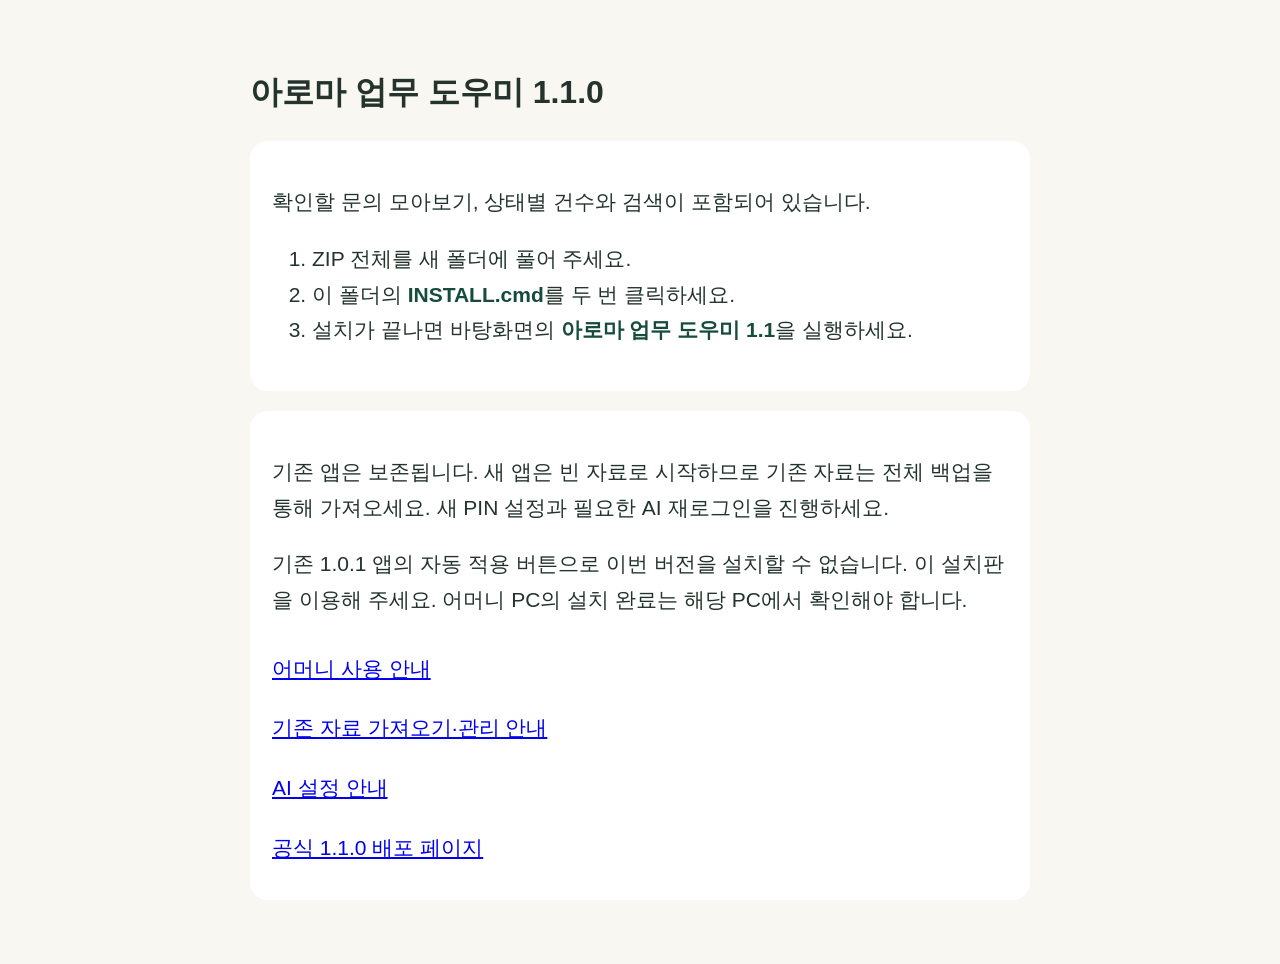
<file: START_HERE.html>
<!doctype html><html lang="ko"><head><meta charset="utf-8"><meta name="viewport" content="width=device-width,initial-scale=1"><title>아로마 업무 도우미 1.1.0 시작</title><style>body{font:21px/1.7 sans-serif;max-width:780px;margin:20px auto;padding:24px;background:#f8f7f2;color:#24342d}h1{font-size:32px}a{display:block;padding:12px 0}strong{color:#164c3c}.card{background:white;border-radius:18px;padding:22px;margin:20px 0}</style></head><body><h1>아로마 업무 도우미 1.1.0</h1><div class="card"><p>확인할 문의 모아보기, 상태별 건수와 검색이 포함되어 있습니다.</p><ol><li>ZIP 전체를 새 폴더에 풀어 주세요.</li><li>이 폴더의 <strong>INSTALL.cmd</strong>를 두 번 클릭하세요.</li><li>설치가 끝나면 바탕화면의 <strong>아로마 업무 도우미 1.1</strong>을 실행하세요.</li></ol></div><div class="card"><p>기존 앱은 보존됩니다. 새 앱은 빈 자료로 시작하므로 기존 자료는 전체 백업을 통해 가져오세요. 새 PIN 설정과 필요한 AI 재로그인을 진행하세요.</p><p>기존 1.0.1 앱의 자동 적용 버튼으로 이번 버전을 설치할 수 없습니다. 이 설치판을 이용해 주세요. 어머니 PC의 설치 완료는 해당 PC에서 확인해야 합니다.</p><a href="aroma_app/MOTHER_GUIDE.html">어머니 사용 안내</a><a href="aroma_app/SON_GUIDE.md">기존 자료 가져오기·관리 안내</a><a href="aroma_app/SETUP_GUIDE.md">AI 설정 안내</a><a href="https://github.com/hdw727-code/healing-aroma-updates/releases/tag/v1.1.0" rel="noopener noreferrer">공식 1.1.0 배포 페이지</a></div></body></html>
</file>
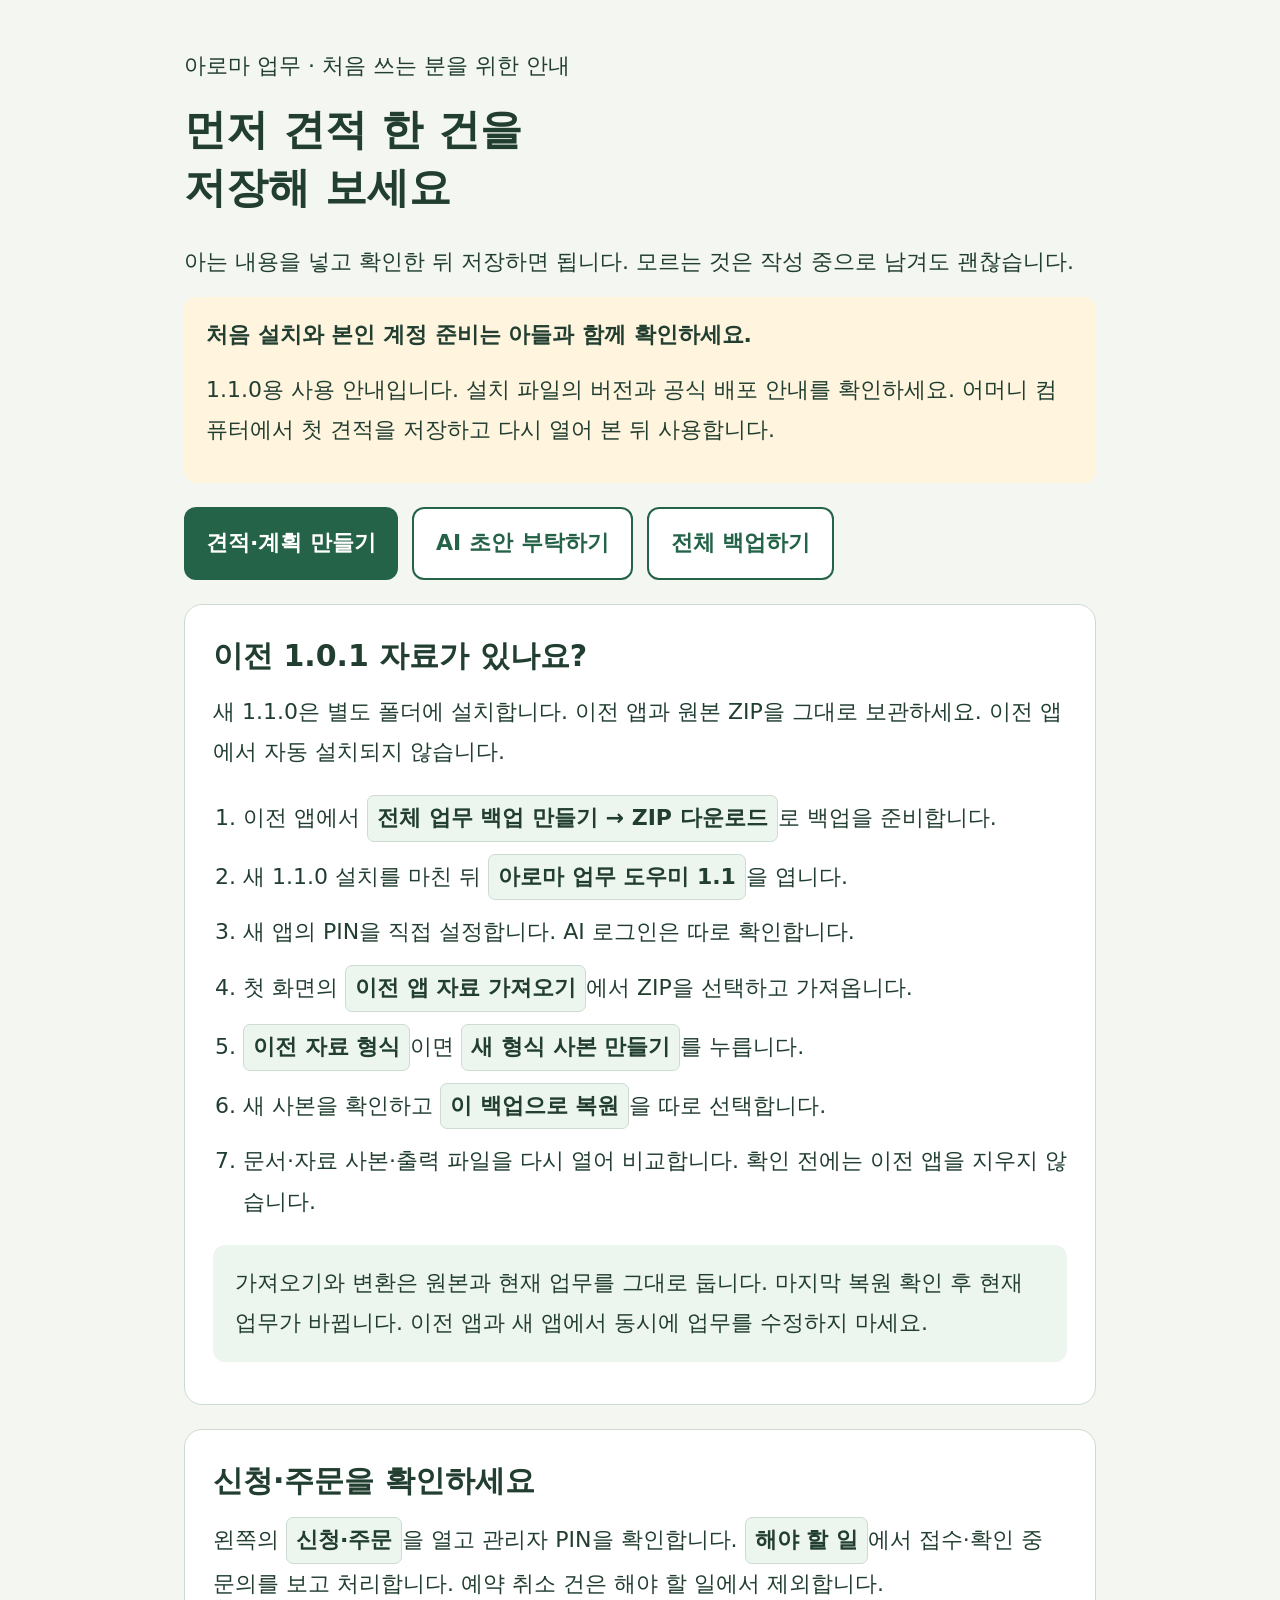
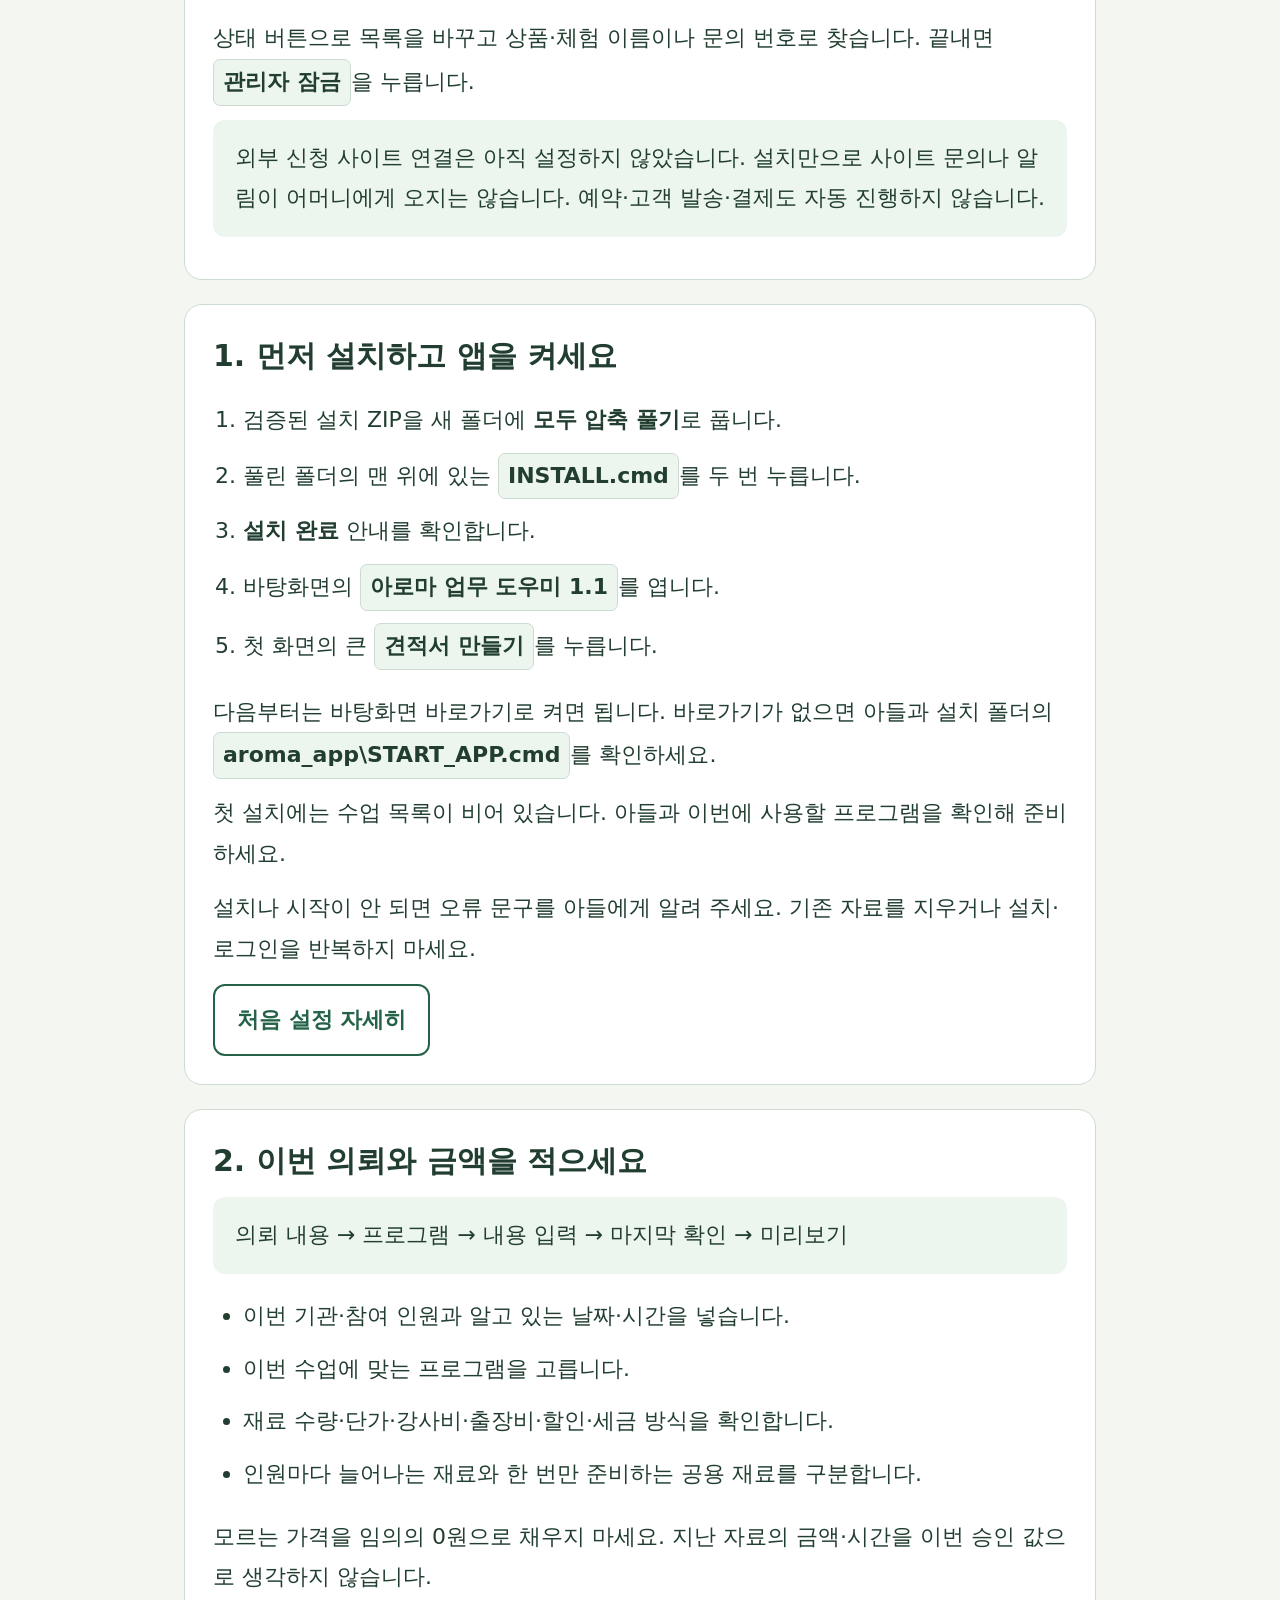
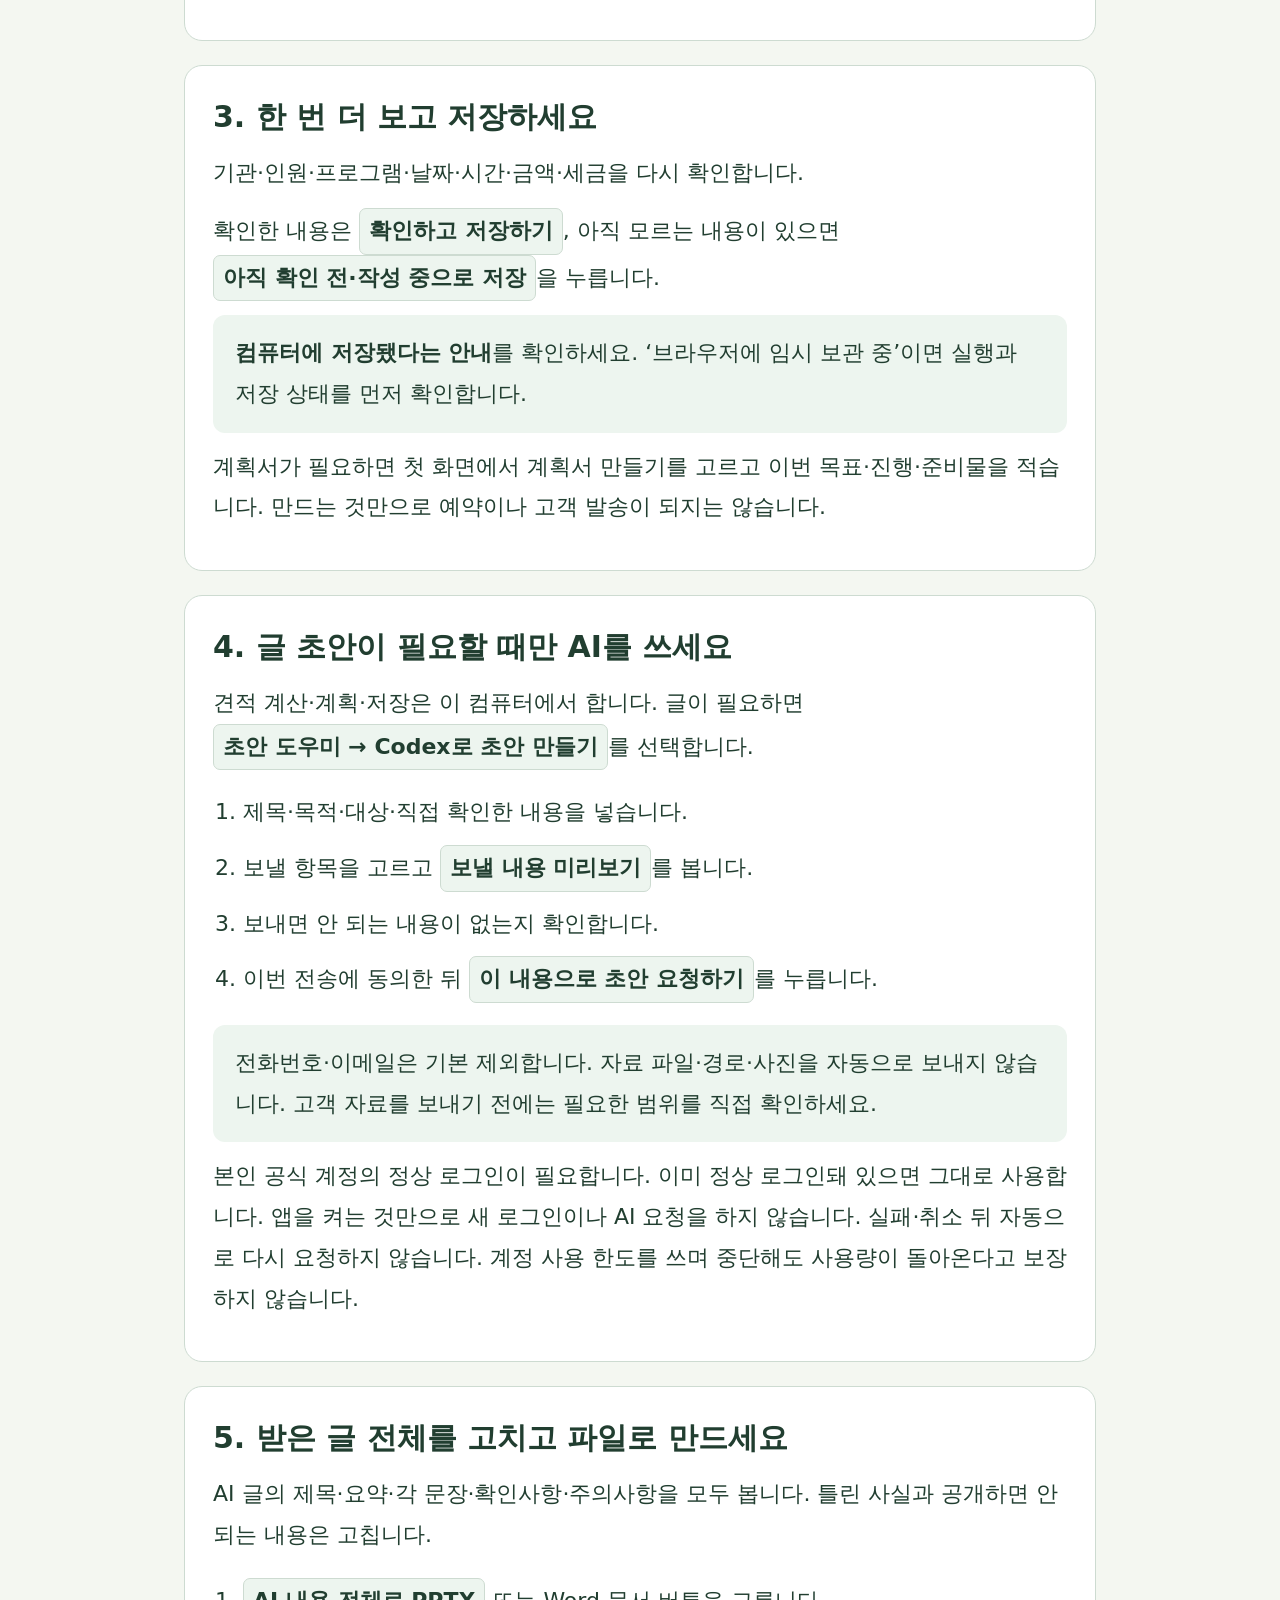
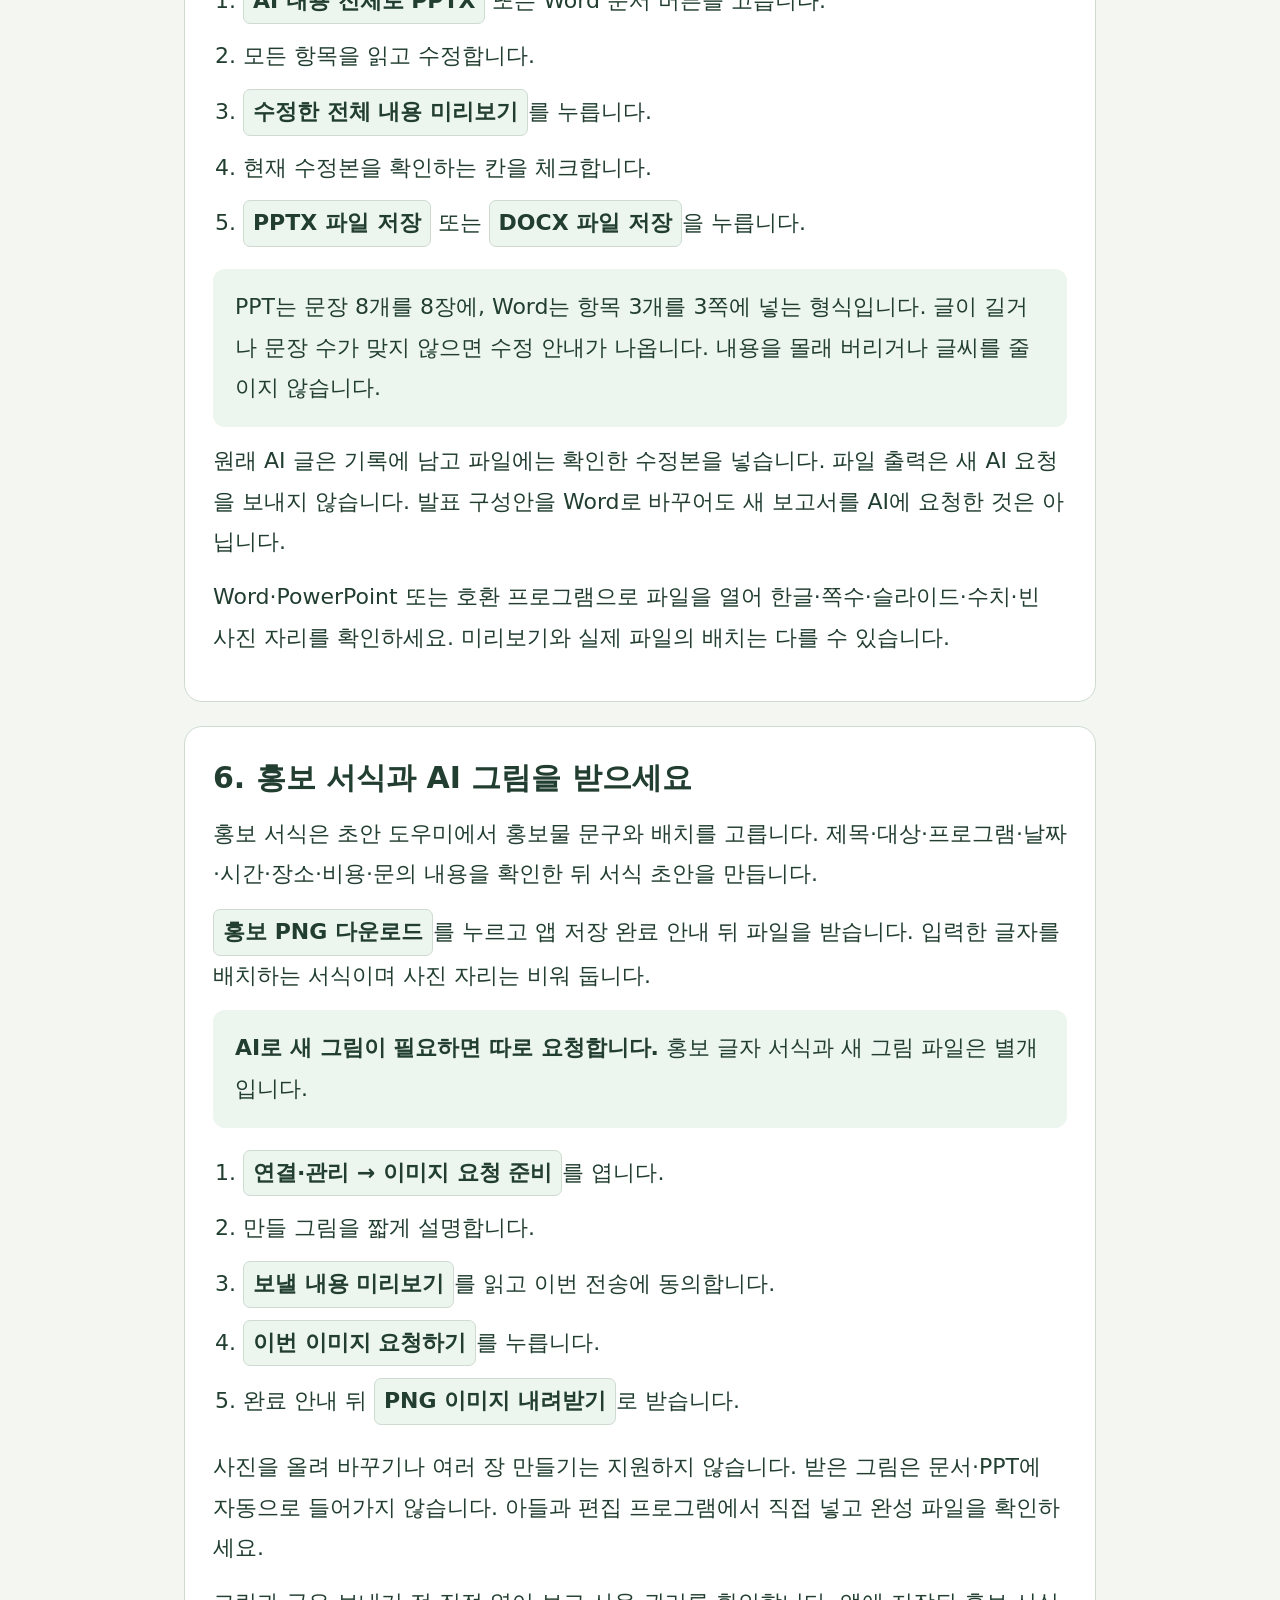
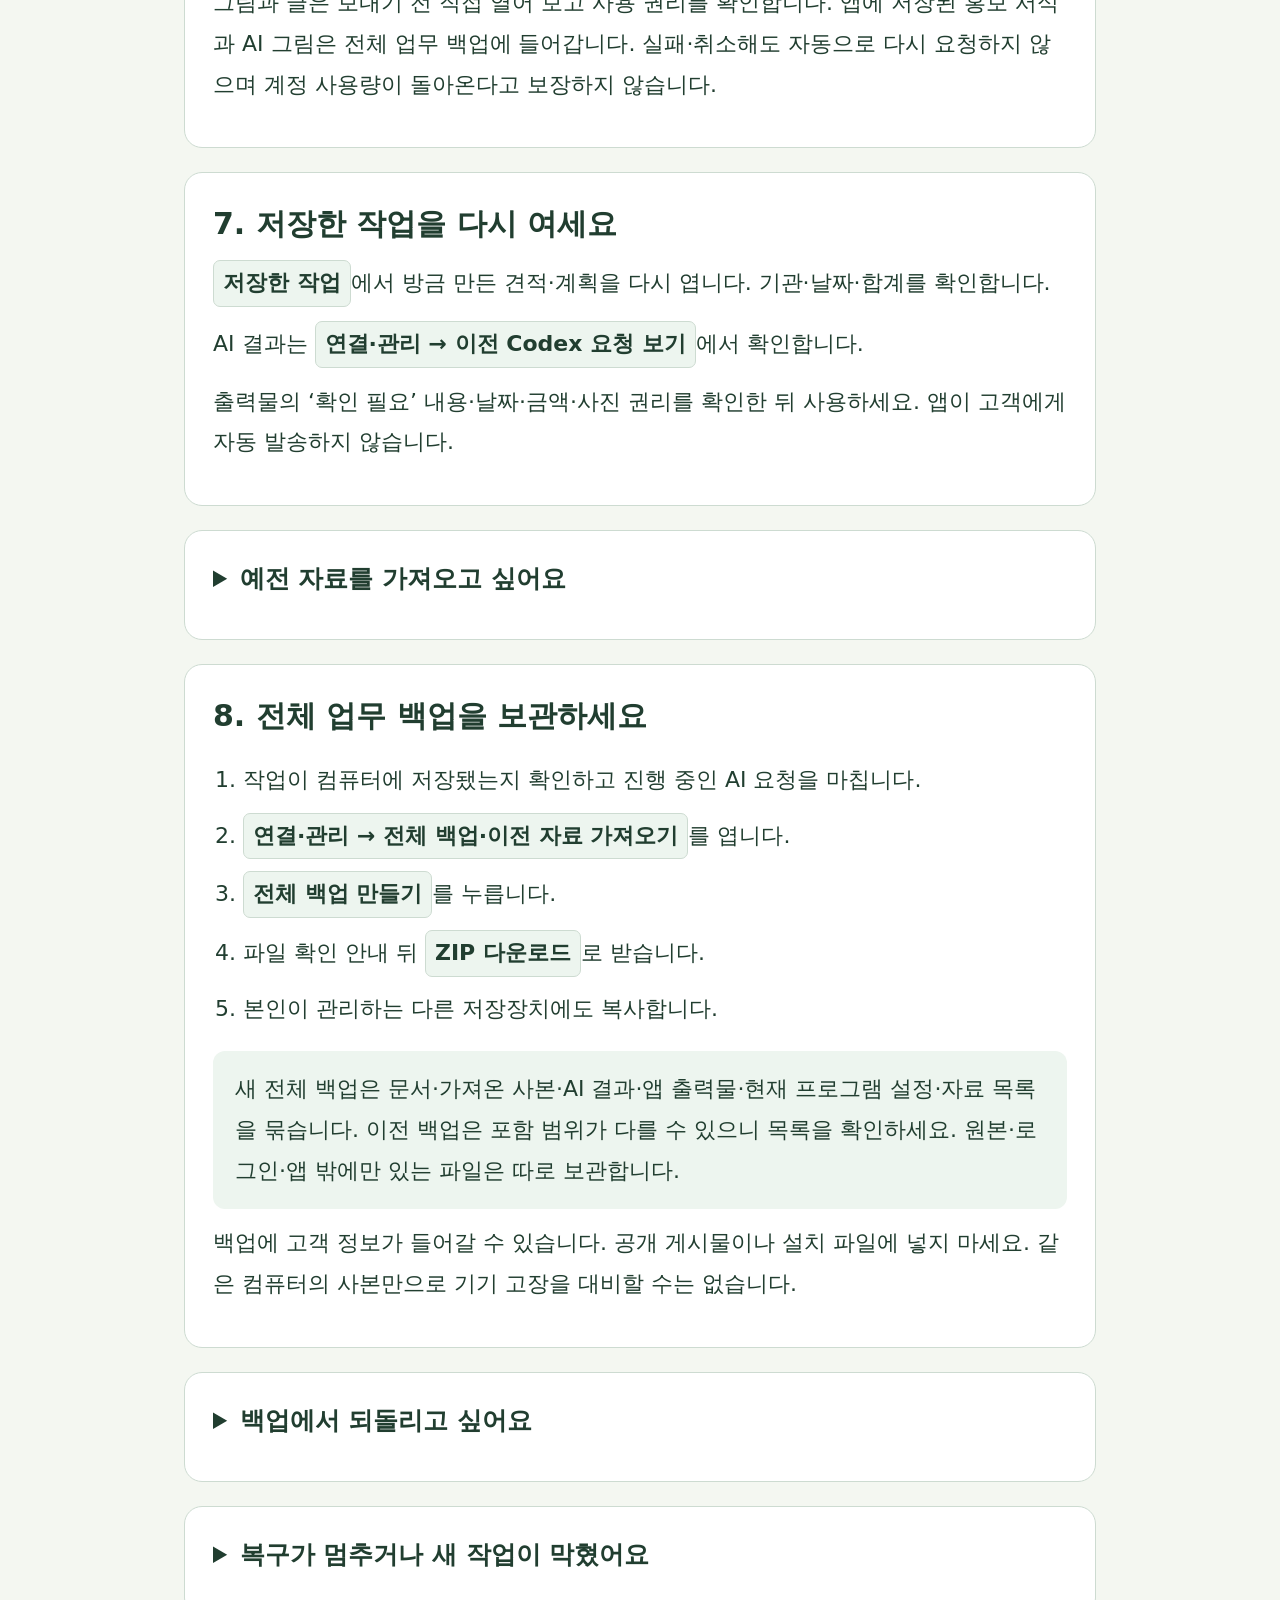
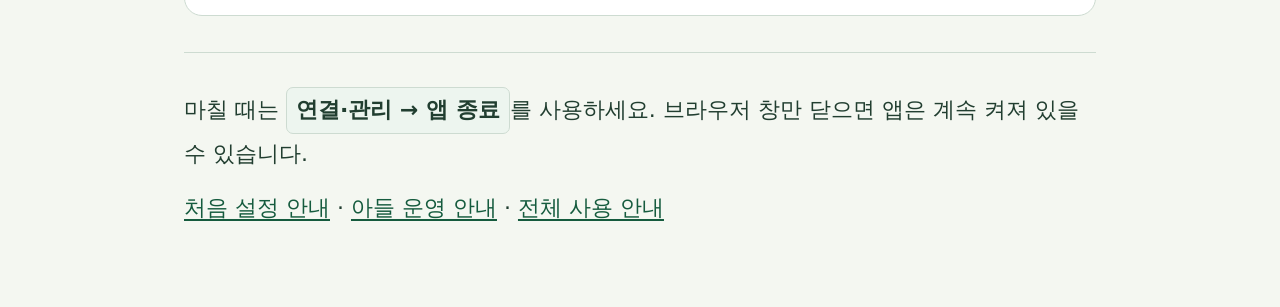
<file: aroma_app/MOTHER_GUIDE.html>
<!doctype html>
<html lang="ko"><head><meta charset="utf-8"><meta name="viewport" content="width=device-width,initial-scale=1"><title>아로마 업무 · 1.1.0 어머니 사용 안내</title>
<style>
:root{color-scheme:light;--ink:#213e30;--green:#246348;--line:#cddbd1;--soft:#edf5ef;--warm:#fff5df}*{box-sizing:border-box}body{margin:0;background:#f4f7f1;color:var(--ink);font:22px/1.85 "Malgun Gothic",system-ui,sans-serif}main{max-width:960px;margin:auto;padding:32px 24px 64px}h1{font-size:42px;line-height:1.4;margin:12px 0 24px}h2{font-size:30px;line-height:1.5;margin:0 0 14px}p,li{overflow-wrap:anywhere}p{margin:14px 0}li{margin:12px 0}ul,ol{padding-left:30px}a{color:#155b3e;text-underline-offset:4px;overflow-wrap:anywhere}.actions{display:flex;flex-wrap:wrap;gap:14px;margin:24px 0}.button{display:inline-flex;align-items:center;justify-content:center;min-height:58px;padding:14px 22px;background:var(--green);color:white;border-radius:12px;text-decoration:none;font-weight:700}.button.secondary{background:white;color:var(--green);border:2px solid var(--green)}section,details{border:1px solid var(--line);background:white;border-radius:18px;padding:28px;margin:24px 0;scroll-margin-top:20px}.note{padding:18px 22px;border-radius:12px;background:var(--soft)}.pending{background:var(--warm)}.label{display:inline-block;padding:2px 9px;border-radius:7px;border:1px solid var(--line);background:var(--soft);font-weight:700}summary{font-size:25px;font-weight:700;line-height:1.6;cursor:pointer;min-height:52px}a:focus-visible,summary:focus-visible{outline:4px solid #cb9220;outline-offset:4px}footer{border-top:1px solid var(--line);margin-top:36px;padding-top:20px}@media(max-width:600px){main{padding:24px 16px 48px}h1{font-size:34px}h2{font-size:28px}section,details{padding:22px 18px}.button{width:100%}}@media print{body{background:white;font-size:16pt}main{padding:0;max-width:none}.actions{display:none}section,details{break-inside:avoid;border-radius:0}h1{font-size:28pt}h2{font-size:21pt}}
</style></head><body><main>
<p>아로마 업무 · 처음 쓰는 분을 위한 안내</p><h1>먼저 견적 한 건을<br>저장해 보세요</h1><p>아는 내용을 넣고 확인한 뒤 저장하면 됩니다. 모르는 것은 작성 중으로 남겨도 괜찮습니다.</p>
<div class="note pending" id="release-status"><strong>처음 설치와 본인 계정 준비는 아들과 함께 확인하세요.</strong><p>1.1.0용 사용 안내입니다. 설치 파일의 버전과 공식 배포 안내를 확인하세요. 어머니 컴퓨터에서 첫 견적을 저장하고 다시 열어 본 뒤 사용합니다.</p></div>
<nav class="actions" aria-label="사용 순서"><a class="button" href="#first">견적·계획 만들기</a><a class="button secondary" href="#ai">AI 초안 부탁하기</a><a class="button secondary" href="#backup">전체 백업하기</a></nav>

<section id="migration"><h2>이전 1.0.1 자료가 있나요?</h2><p>새 1.1.0은 별도 폴더에 설치합니다. 이전 앱과 원본 ZIP을 그대로 보관하세요. 이전 앱에서 자동 설치되지 않습니다.</p><ol><li>이전 앱에서 <span class="label">전체 업무 백업 만들기 → ZIP 다운로드</span>로 백업을 준비합니다.</li><li>새 1.1.0 설치를 마친 뒤 <span class="label">아로마 업무 도우미 1.1</span>을 엽니다.</li><li>새 앱의 PIN을 직접 설정합니다. AI 로그인은 따로 확인합니다.</li><li>첫 화면의 <span class="label">이전 앱 자료 가져오기</span>에서 ZIP을 선택하고 가져옵니다.</li><li><span class="label">이전 자료 형식</span>이면 <span class="label">새 형식 사본 만들기</span>를 누릅니다.</li><li>새 사본을 확인하고 <span class="label">이 백업으로 복원</span>을 따로 선택합니다.</li><li>문서·자료 사본·출력 파일을 다시 열어 비교합니다. 확인 전에는 이전 앱을 지우지 않습니다.</li></ol><p class="note">가져오기와 변환은 원본과 현재 업무를 그대로 둡니다. 마지막 복원 확인 후 현재 업무가 바뀝니다. 이전 앱과 새 앱에서 동시에 업무를 수정하지 마세요.</p></section>
<section id="requests"><h2>신청·주문을 확인하세요</h2><p>왼쪽의 <span class="label">신청·주문</span>을 열고 관리자 PIN을 확인합니다. <span class="label">해야 할 일</span>에서 접수·확인 중 문의를 보고 처리합니다. 예약 취소 건은 해야 할 일에서 제외합니다.</p><p>상태 버튼으로 목록을 바꾸고 상품·체험 이름이나 문의 번호로 찾습니다. 끝내면 <span class="label">관리자 잠금</span>을 누릅니다.</p><p class="note">외부 신청 사이트 연결은 아직 설정하지 않았습니다. 설치만으로 사이트 문의나 알림이 어머니에게 오지는 않습니다. 예약·고객 발송·결제도 자동 진행하지 않습니다.</p></section>

<section id="first"><h2>1. 먼저 설치하고 앱을 켜세요</h2><ol><li>검증된 설치 ZIP을 새 폴더에 <strong>모두 압축 풀기</strong>로 풉니다.</li><li>풀린 폴더의 맨 위에 있는 <span class="label">INSTALL.cmd</span>를 두 번 누릅니다.</li><li><strong>설치 완료</strong> 안내를 확인합니다.</li><li>바탕화면의 <span class="label">아로마 업무 도우미 1.1</span>를 엽니다.</li><li>첫 화면의 큰 <span class="label">견적서 만들기</span>를 누릅니다.</li></ol><p>다음부터는 바탕화면 바로가기로 켜면 됩니다. 바로가기가 없으면 아들과 설치 폴더의 <span class="label">aroma_app\START_APP.cmd</span>를 확인하세요.</p><p>첫 설치에는 수업 목록이 비어 있습니다. 아들과 이번에 사용할 프로그램을 확인해 준비하세요.</p><p>설치나 시작이 안 되면 오류 문구를 아들에게 알려 주세요. 기존 자료를 지우거나 설치·로그인을 반복하지 마세요.</p><a class="button secondary" href="SETUP_GUIDE.md">처음 설정 자세히</a></section>

<section><h2>2. 이번 의뢰와 금액을 적으세요</h2><p class="note">의뢰 내용 → 프로그램 → 내용 입력 → 마지막 확인 → 미리보기</p><ul><li>이번 기관·참여 인원과 알고 있는 날짜·시간을 넣습니다.</li><li>이번 수업에 맞는 프로그램을 고릅니다.</li><li>재료 수량·단가·강사비·출장비·할인·세금 방식을 확인합니다.</li><li>인원마다 늘어나는 재료와 한 번만 준비하는 공용 재료를 구분합니다.</li></ul><p>모르는 가격을 임의의 0원으로 채우지 마세요. 지난 자료의 금액·시간을 이번 승인 값으로 생각하지 않습니다.</p></section>

<section><h2>3. 한 번 더 보고 저장하세요</h2><p>기관·인원·프로그램·날짜·시간·금액·세금을 다시 확인합니다.</p><p>확인한 내용은 <span class="label">확인하고 저장하기</span>, 아직 모르는 내용이 있으면 <span class="label">아직 확인 전·작성 중으로 저장</span>을 누릅니다.</p><p class="note"><strong>컴퓨터에 저장됐다는 안내</strong>를 확인하세요. ‘브라우저에 임시 보관 중’이면 실행과 저장 상태를 먼저 확인합니다.</p><p>계획서가 필요하면 첫 화면에서 계획서 만들기를 고르고 이번 목표·진행·준비물을 적습니다. 만드는 것만으로 예약이나 고객 발송이 되지는 않습니다.</p></section>

<section id="ai"><h2>4. 글 초안이 필요할 때만 AI를 쓰세요</h2><p>견적 계산·계획·저장은 이 컴퓨터에서 합니다. 글이 필요하면 <span class="label">초안 도우미 → Codex로 초안 만들기</span>를 선택합니다.</p><ol><li>제목·목적·대상·직접 확인한 내용을 넣습니다.</li><li>보낼 항목을 고르고 <span class="label">보낼 내용 미리보기</span>를 봅니다.</li><li>보내면 안 되는 내용이 없는지 확인합니다.</li><li>이번 전송에 동의한 뒤 <span class="label">이 내용으로 초안 요청하기</span>를 누릅니다.</li></ol><p class="note">전화번호·이메일은 기본 제외합니다. 자료 파일·경로·사진을 자동으로 보내지 않습니다. 고객 자료를 보내기 전에는 필요한 범위를 직접 확인하세요.</p><p>본인 공식 계정의 정상 로그인이 필요합니다. 이미 정상 로그인돼 있으면 그대로 사용합니다. 앱을 켜는 것만으로 새 로그인이나 AI 요청을 하지 않습니다. 실패·취소 뒤 자동으로 다시 요청하지 않습니다. 계정 사용 한도를 쓰며 중단해도 사용량이 돌아온다고 보장하지 않습니다.</p></section>

<section><h2>5. 받은 글 전체를 고치고 파일로 만드세요</h2><p>AI 글의 제목·요약·각 문장·확인사항·주의사항을 모두 봅니다. 틀린 사실과 공개하면 안 되는 내용은 고칩니다.</p><ol><li><span class="label">AI 내용 전체로 PPTX</span> 또는 Word 문서 버튼을 고릅니다.</li><li>모든 항목을 읽고 수정합니다.</li><li><span class="label">수정한 전체 내용 미리보기</span>를 누릅니다.</li><li>현재 수정본을 확인하는 칸을 체크합니다.</li><li><span class="label">PPTX 파일 저장</span> 또는 <span class="label">DOCX 파일 저장</span>을 누릅니다.</li></ol><p class="note">PPT는 문장 8개를 8장에, Word는 항목 3개를 3쪽에 넣는 형식입니다. 글이 길거나 문장 수가 맞지 않으면 수정 안내가 나옵니다. 내용을 몰래 버리거나 글씨를 줄이지 않습니다.</p><p>원래 AI 글은 기록에 남고 파일에는 확인한 수정본을 넣습니다. 파일 출력은 새 AI 요청을 보내지 않습니다. 발표 구성안을 Word로 바꾸어도 새 보고서를 AI에 요청한 것은 아닙니다.</p><p>Word·PowerPoint 또는 호환 프로그램으로 파일을 열어 한글·쪽수·슬라이드·수치·빈 사진 자리를 확인하세요. 미리보기와 실제 파일의 배치는 다를 수 있습니다.</p></section>

<section><h2>6. 홍보 서식과 AI 그림을 받으세요</h2><p>홍보 서식은 초안 도우미에서 홍보물 문구와 배치를 고릅니다. 제목·대상·프로그램·날짜·시간·장소·비용·문의 내용을 확인한 뒤 서식 초안을 만듭니다.</p><p><span class="label">홍보 PNG 다운로드</span>를 누르고 앱 저장 완료 안내 뒤 파일을 받습니다. 입력한 글자를 배치하는 서식이며 사진 자리는 비워 둡니다.</p><p class="note"><strong>AI로 새 그림이 필요하면 따로 요청합니다.</strong> 홍보 글자 서식과 새 그림 파일은 별개입니다.</p><ol><li><span class="label">연결·관리 → 이미지 요청 준비</span>를 엽니다.</li><li>만들 그림을 짧게 설명합니다.</li><li><span class="label">보낼 내용 미리보기</span>를 읽고 이번 전송에 동의합니다.</li><li><span class="label">이번 이미지 요청하기</span>를 누릅니다.</li><li>완료 안내 뒤 <span class="label">PNG 이미지 내려받기</span>로 받습니다.</li></ol><p>사진을 올려 바꾸기나 여러 장 만들기는 지원하지 않습니다. 받은 그림은 문서·PPT에 자동으로 들어가지 않습니다. 아들과 편집 프로그램에서 직접 넣고 완성 파일을 확인하세요.</p><p>그림과 글은 보내기 전 직접 열어 보고 사용 권리를 확인합니다. 앱에 저장된 홍보 서식과 AI 그림은 전체 업무 백업에 들어갑니다. 실패·취소해도 자동으로 다시 요청하지 않으며 계정 사용량이 돌아온다고 보장하지 않습니다.</p></section>

<section id="saved"><h2>7. 저장한 작업을 다시 여세요</h2><p><span class="label">저장한 작업</span>에서 방금 만든 견적·계획을 다시 엽니다. 기관·날짜·합계를 확인합니다.</p><p>AI 결과는 <span class="label">연결·관리 → 이전 Codex 요청 보기</span>에서 확인합니다.</p><p>출력물의 ‘확인 필요’ 내용·날짜·금액·사진 권리를 확인한 뒤 사용하세요. 앱이 고객에게 자동 발송하지 않습니다.</p></section>

<details><summary>예전 자료를 가져오고 싶어요</summary><p><span class="label">자료 찾기 → 파일 선택해서 가져오기</span>로 필요한 파일만 고릅니다.</p><p>원본은 그대로 두고 앱에 사본을 저장합니다. 저장 완료 뒤 이름으로 검색하고 <span class="label">저장한 사본 받기</span>로 받습니다. 가져오기만으로 내용 분석·최신본 승인·AI 전송이 되지는 않습니다.</p></details>

<section id="backup"><h2>8. 전체 업무 백업을 보관하세요</h2><ol><li>작업이 컴퓨터에 저장됐는지 확인하고 진행 중인 AI 요청을 마칩니다.</li><li><span class="label">연결·관리 → 전체 백업·이전 자료 가져오기</span>를 엽니다.</li><li><span class="label">전체 백업 만들기</span>를 누릅니다.</li><li>파일 확인 안내 뒤 <span class="label">ZIP 다운로드</span>로 받습니다.</li><li>본인이 관리하는 다른 저장장치에도 복사합니다.</li></ol><p class="note">새 전체 백업은 문서·가져온 사본·AI 결과·앱 출력물·현재 프로그램 설정·자료 목록을 묶습니다. 이전 백업은 포함 범위가 다를 수 있으니 목록을 확인하세요. 원본·로그인·앱 밖에만 있는 파일은 따로 보관합니다.</p><p>백업에 고객 정보가 들어갈 수 있습니다. 공개 게시물이나 설치 파일에 넣지 마세요. 같은 컴퓨터의 사본만으로 기기 고장을 대비할 수는 없습니다.</p></section>

<details><summary>백업에서 되돌리고 싶어요</summary><p>현재 작업을 백업 날짜의 내용으로 바꾸는 기능입니다. 먼저 아들과 날짜·파일 이름·포함 범위를 확인합니다. 다른 장치에만 있는 백업은 전체 백업 화면에서 ZIP을 선택해 가져옵니다. 이전 자료 형식이면 새 형식 사본을 만든 뒤 복원하세요.</p><ol><li>전체 백업 목록에서 <span class="label">이 백업으로 복구</span>를 고릅니다.</li><li>이 컴퓨터의 관리자 PIN을 확인합니다.</li><li>바꿀 내용을 다시 확인하고 복구를 선택합니다.</li><li>완료 안내 뒤 문서·사본·AI 결과·출력물을 다시 엽니다.</li></ol><p>현재 컴퓨터의 PIN은 유지합니다. 새 전체 백업은 프로그램 설정도 그때로 되돌리고 이전 전체 백업은 현재 설정을 유지할 수 있습니다. Codex 로그인은 복구하지 않습니다.</p></details>

<details><summary>복구가 멈추거나 새 작업이 막혔어요</summary><p>완료를 확인하지 못한 상태입니다. 같은 복구를 반복하거나 잠금 파일을 지우지 마세요. 자료와 안전 백업을 그대로 두고 오류 문구를 아들에게 알려 주세요.</p><p>앱 종료를 확인한 뒤 다시 켭니다. 중단 복구 안내가 있으면 관리자 PIN 확인 후 아들과 안전 백업으로 돌아갑니다. 이전 실행이 끝났는지 모르면 기다려야 합니다.</p></details>

<footer><p>마칠 때는 <span class="label">연결·관리 → 앱 종료</span>를 사용하세요. 브라우저 창만 닫으면 앱은 계속 켜져 있을 수 있습니다.</p><p><a href="SETUP_GUIDE.md">처음 설정 안내</a> · <a href="SON_GUIDE.md">아들 운영 안내</a> · <a href="README.md">전체 사용 안내</a></p></footer></main></body></html>
</file>
